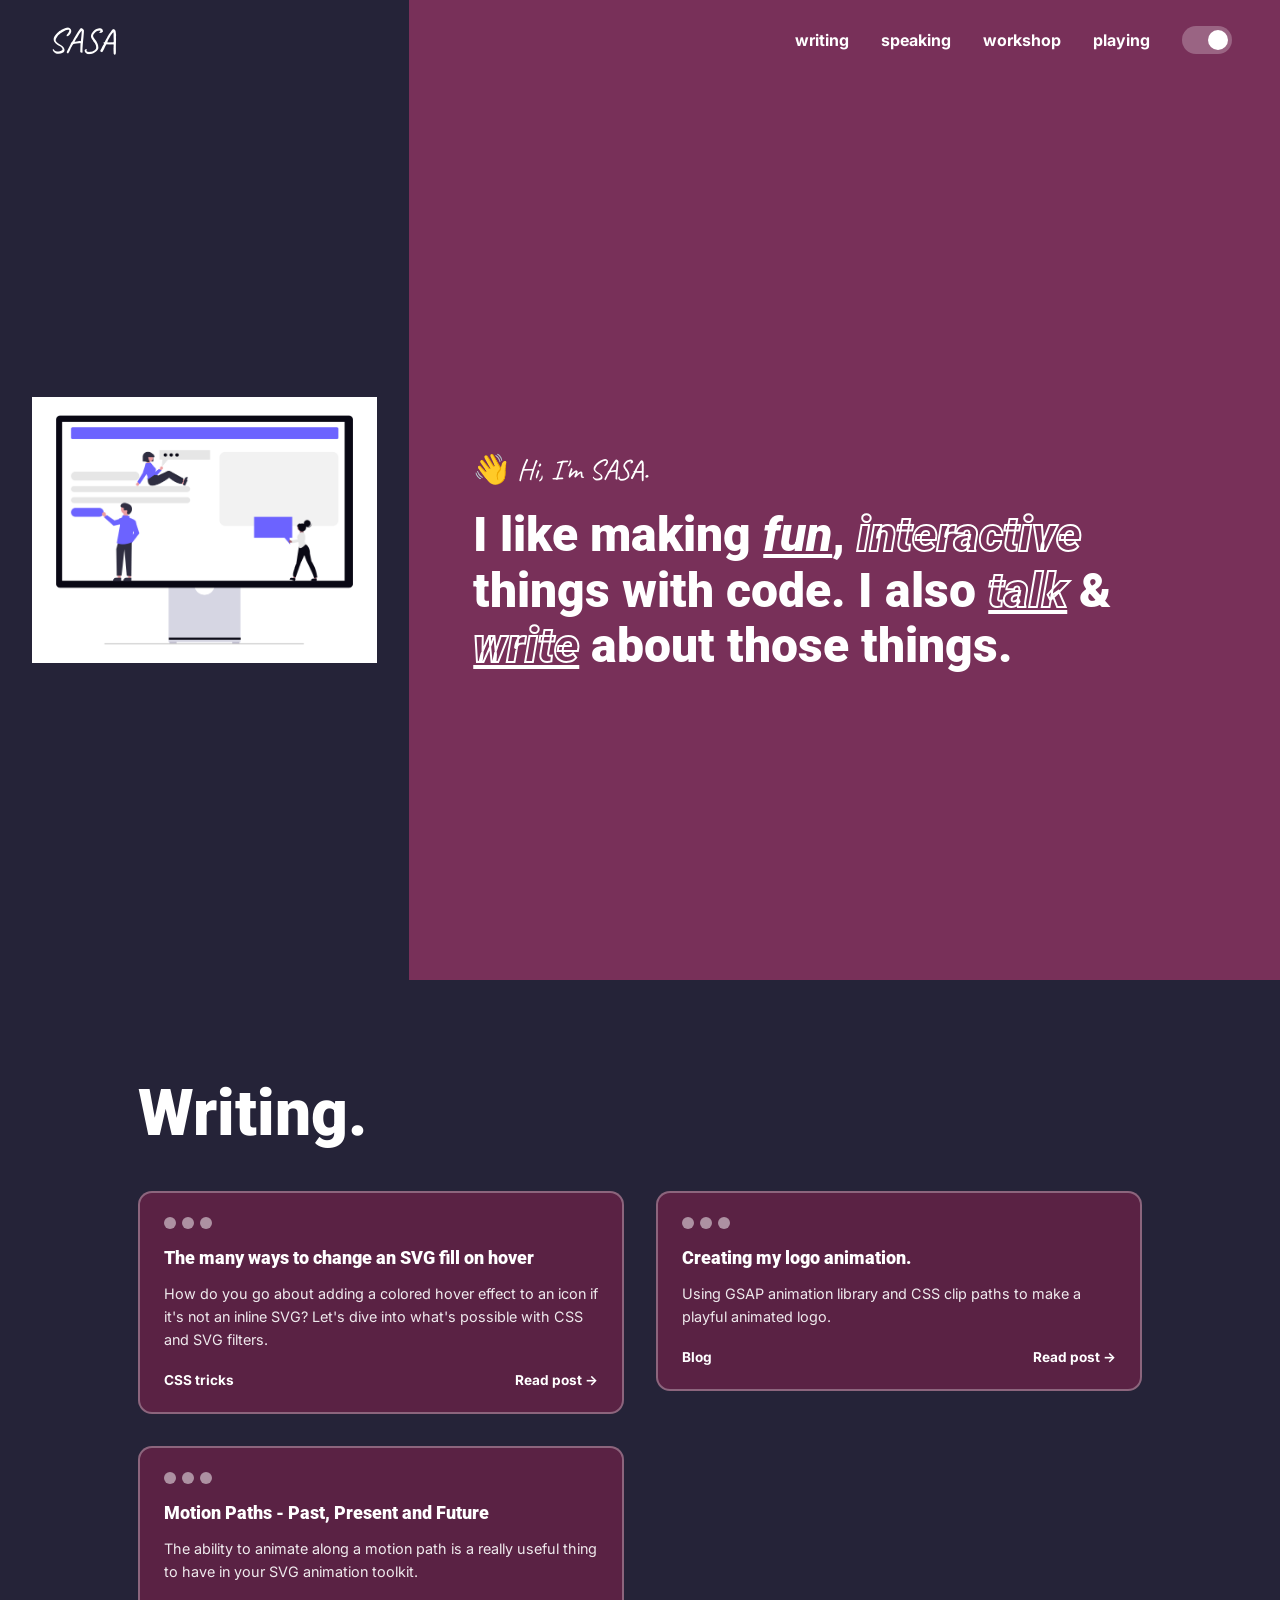
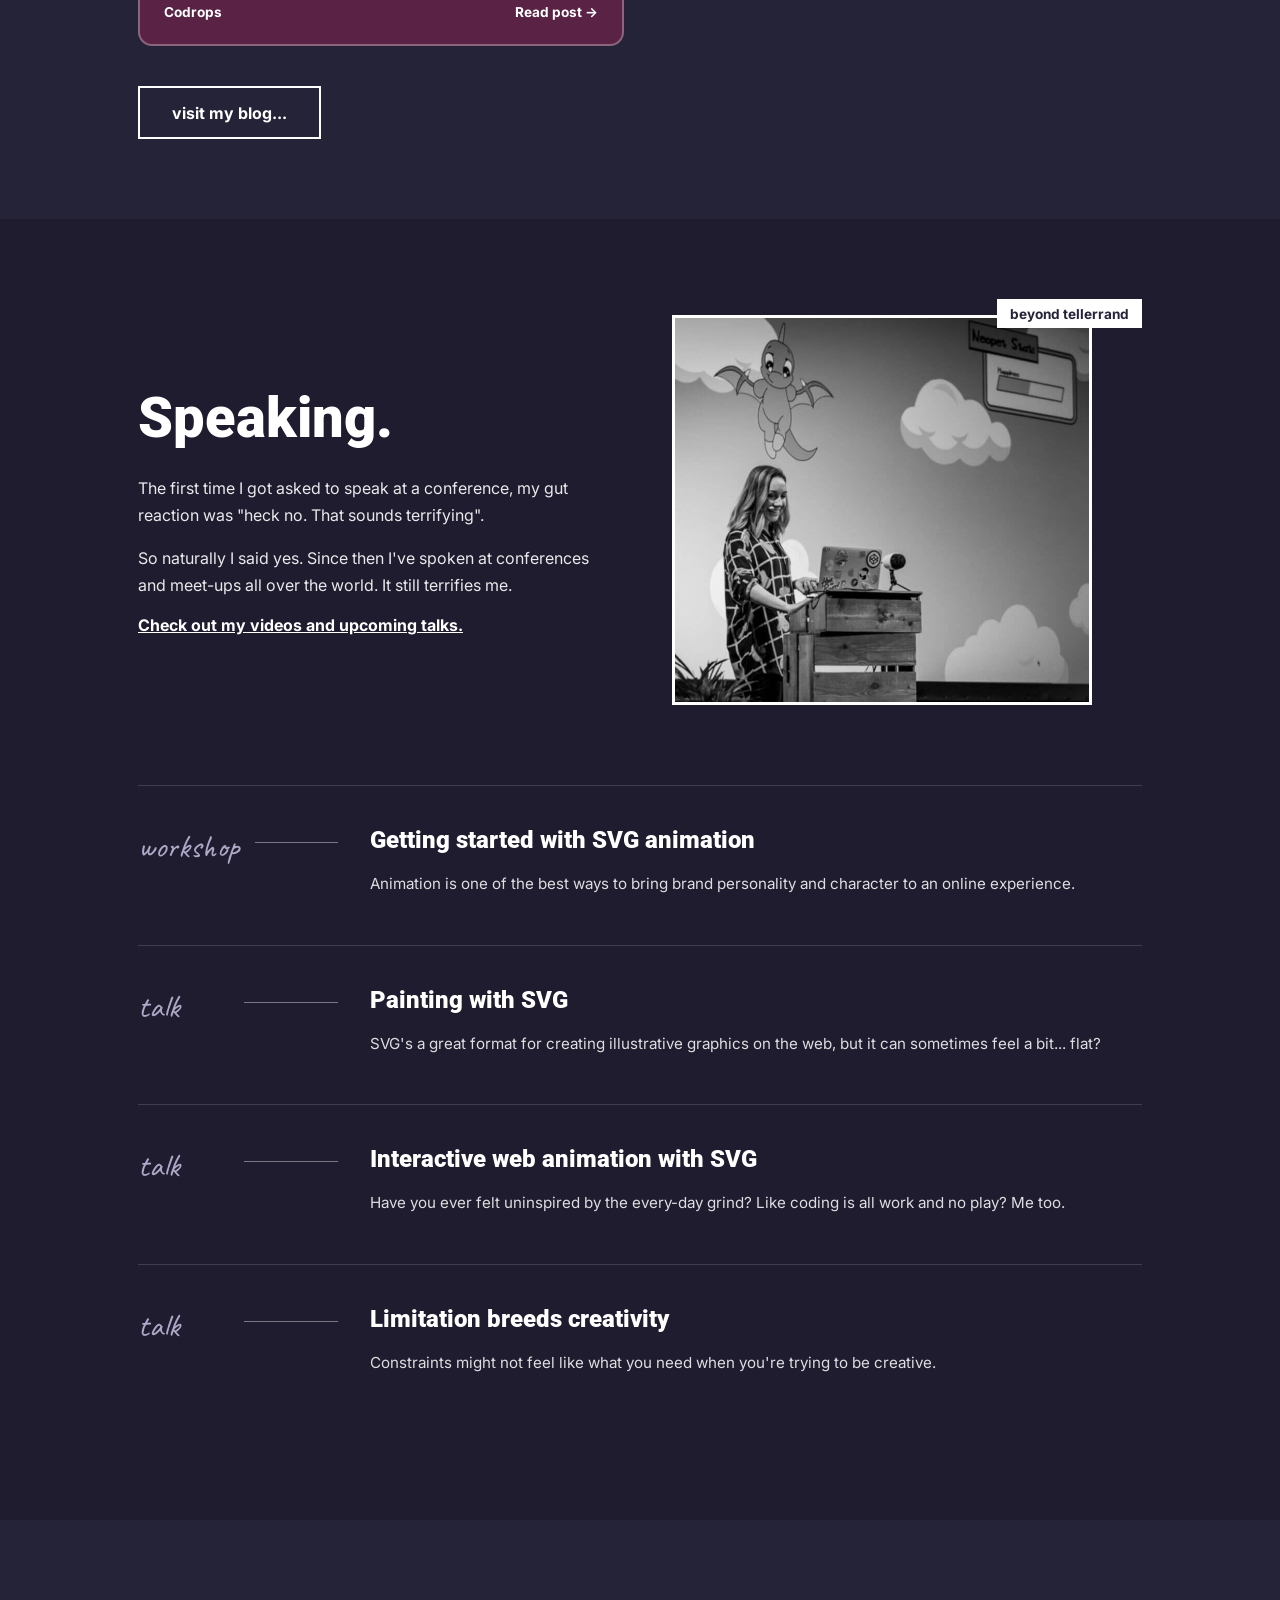
<file: index.html>
<!DOCTYPE html>
<html lang="en">
<head>
  <meta charset="UTF-8" />
  <meta name="viewport" content="width=device-width, initial-scale=1.0" />
  <title>SASA — Homepage</title>
  <link rel="preconnect" href="https://fonts.googleapis.com">
  <link href="https://fonts.googleapis.com/css2?family=Inter:ital,opsz,wght@0,14..32,100..900;1,14..32,100..900&family=Roboto:ital,wght@0,100..900;1,100..900&family=Caveat:wght@700&display=swap" rel="stylesheet">
  <link rel="stylesheet" href="css/style.css">
</head>
<body>

  <header>
    <span class="logo">SASA</span>
    <nav>
      <ul>
        <li><a href="writing.html">writing</a></li>
        <li><a href="speaking.html">speaking</a></li>
        <li><a href="workshop.html">workshop</a></li>
        <li><a href="https://codepen.io/cassie-codes" rel="external">playing</a></li>
      </ul>
      <label>
        <input type="checkbox">
        <span></span>
      </label>
    </nav>
  </header>

  <main>

    <section class="seccion-presentacion" aria-label="Introduccion">
      <aside class="lado-imagen" aria-hidden="true">
        <img src="img/undraw_website-visitors_qy9c.png" alt="">
      </aside>
      <section class="lado-texto">
        <p class="saludo">
          <span aria-hidden="true">👋</span>
          Hi, I'm SASA.
        </p>
        <h1>
          I like making
          <a href="https://codepen.io/cassie-codes" rel="external"><em>fun</em></a>,
          <span class="texto-contorno">interactive</span>
          things with code. I also
          <a href="#speaking" class="texto-contorno">talk</a> &amp;
          <a href="#writing" class="texto-contorno">write</a>
          about those things.
        </h1>
      </section>
    </section>

    <section class="seccion-writing-index" id="writing" aria-labelledby="titulo-writing">
      <div class="contenedor">
        <h2 id="titulo-writing">Writing.</h2>
        <div class="cuadricula-tarjetas">

          <article class="tarjeta">
            <div class="puntos-tarjeta">
              <span></span><span></span><span></span>
            </div>
            <h3><a href="https://css-tricks.com/the-many-ways-to-change-an-svg-fill-on-hover-and-when-to-use-them/" rel="external">The many ways to change an SVG fill on hover</a></h3>
            <p>How do you go about adding a colored hover effect to an icon if it's not an inline SVG? Let's dive into what's possible with CSS and SVG filters.</p>
            <footer>
              <a href="https://css-tricks.com/" rel="external">CSS tricks</a>
              <a href="https://css-tricks.com/the-many-ways-to-change-an-svg-fill-on-hover-and-when-to-use-them/" rel="external">Read post →</a>
            </footer>
          </article>

          <article class="tarjeta">
            <div class="puntos-tarjeta">
              <span></span><span></span><span></span>
            </div>
            <h3><a href="/posts/creating-my-logo-animation/">Creating my logo animation.</a></h3>
            <p>Using GSAP animation library and CSS clip paths to make a playful animated logo.</p>
            <footer>
              <a href="/posts/">Blog</a>
              <a href="/posts/creating-my-logo-animation/">Read post →</a>
            </footer>
          </article>

          <article class="tarjeta">
            <div class="puntos-tarjeta">
              <span></span><span></span><span></span>
            </div>
            <h3><a href="https://tympanus.net/codrops/2019/12/03/motion-paths-past-present-and-future/" rel="external">Motion Paths - Past, Present and Future</a></h3>
            <p>The ability to animate along a motion path is a really useful thing to have in your SVG animation toolkit.</p>
            <footer>
              <a href="https://tympanus.net/codrops" rel="external">Codrops</a>
              <a href="https://tympanus.net/codrops/2019/12/03/motion-paths-past-present-and-future/" rel="external">Read post →</a>
            </footer>
          </article>

        </div>
        <a href="writing.html" class="boton-borde" style="margin-top: 2.5rem; display: inline-block;">visit my blog...</a>
      </div>
    </section>

    <section class="seccion-speaking-index" id="speaking" aria-labelledby="titulo-speaking">
      <div class="contenedor">
        <div class="parte-superior">
          <section aria-label="Sobre hablar en conferencias">
            <h2 id="titulo-speaking">Speaking.</h2>
            <p>The first time I got asked to speak at a conference, my gut reaction was "heck no. That sounds terrifying".</p>
            <p>So naturally I said yes. Since then I've spoken at conferences and meet-ups all over the world. It still terrifies me.</p>
            <a href="speaking.html">Check out my videos and upcoming talks.</a>
          </section>
          <figure class="foto-speaker">
            <img src="img/beyond tellerand.jpg" alt="Cassie Evans en el escenario de beyond tellerrand.">
            <figcaption>beyond tellerrand</figcaption>
          </figure>
        </div>

        <section class="lista-charlas" aria-label="Charlas y workshops">

          <article class="charla">
            <div class="meta-charla">
              <span class="etiqueta">workshop</span>
              <div class="linea-divisora" aria-hidden="true"></div>
            </div>
            <div class="contenido-charla">
              <h3><a href="workshop.html">Getting started with SVG animation</a></h3>
              <p>Animation is one of the best ways to bring brand personality and character to an online experience.</p>
            </div>
          </article>

          <article class="charla">
            <div class="meta-charla">
              <span class="etiqueta">talk</span>
              <div class="linea-divisora" aria-hidden="true"></div>
            </div>
            <div class="contenido-charla">
              <h3><a href="speaking.html">Painting with SVG</a></h3>
              <p>SVG's a great format for creating illustrative graphics on the web, but it can sometimes feel a bit... flat?</p>
            </div>
          </article>

          <article class="charla">
            <div class="meta-charla">
              <span class="etiqueta">talk</span>
              <div class="linea-divisora" aria-hidden="true"></div>
            </div>
            <div class="contenido-charla">
              <h3><a href="speaking.html">Interactive web animation with SVG</a></h3>
              <p>Have you ever felt uninspired by the every-day grind? Like coding is all work and no play? Me too.</p>
            </div>
          </article>

          <article class="charla">
            <div class="meta-charla">
              <span class="etiqueta">talk</span>
              <div class="linea-divisora" aria-hidden="true"></div>
            </div>
            <div class="contenido-charla">
              <h3><a href="speaking.html">Limitation breeds creativity</a></h3>
              <p>Constraints might not feel like what you need when you're trying to be creative.</p>
            </div>
          </article>

        </section>
      </div>
    </section>

  </main>

  <footer>
    <div class="caja-footer">
      <section class="contacto" aria-label="Contacto">
        <p>I'm always up for a chat.</p>
        <p>
          <strong>Pop me an email</strong> at hi@cassie.codes<br>
          or give me a shout on social media.
        </p>
        <nav aria-label="Redes sociales">
          <ul>
            <li><a href="https://twitter.com/cassiecodes" rel="external">Twitter</a></li>
            <li><a href="https://linkedin.com/in/cassie-codes" rel="external">LinkedIn</a></li>
          </ul>
        </nav>
      </section>
      <figure class="avatar-footer">
        <img src="img/Captura.PNG" alt="Ilustracion de Cassie">
      </figure>
    </div>
    <h2 class="titulo-footer">Hey there!</h2>
  </footer>

</body>
</html>
</file>
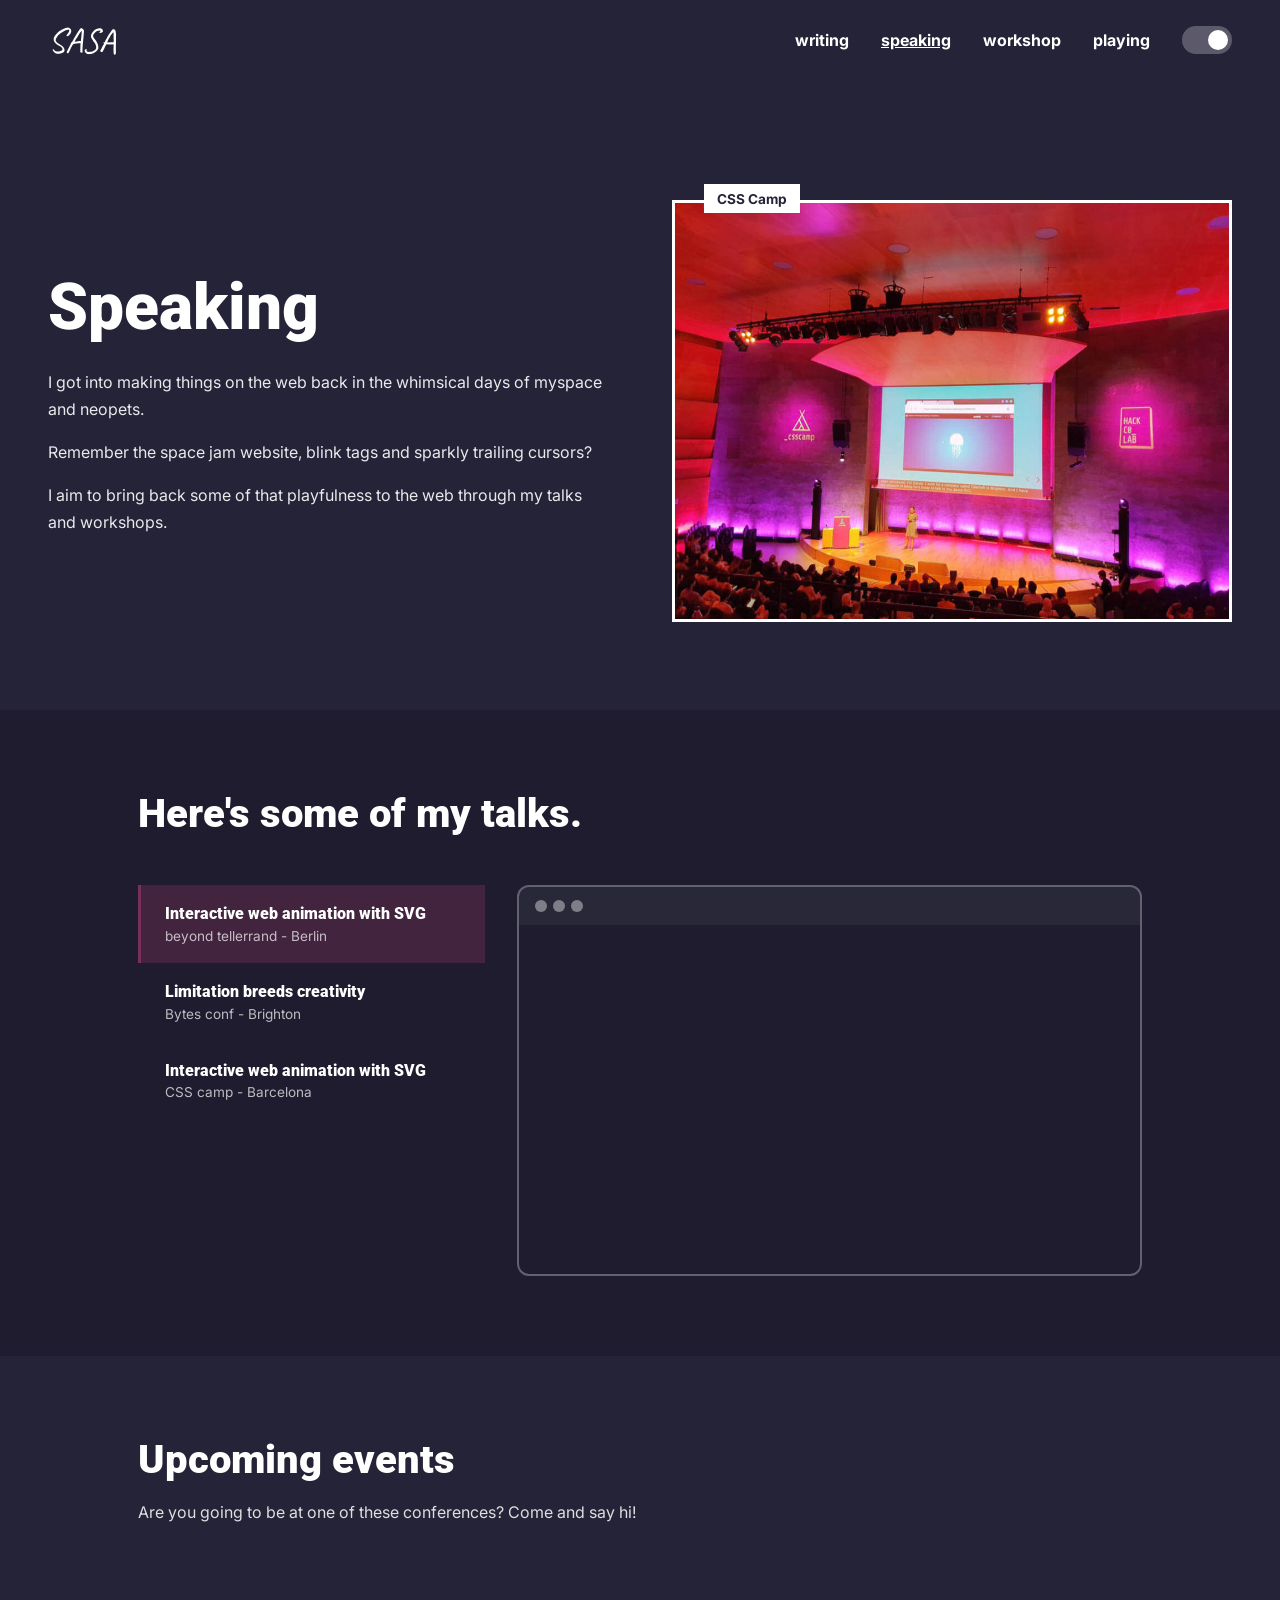
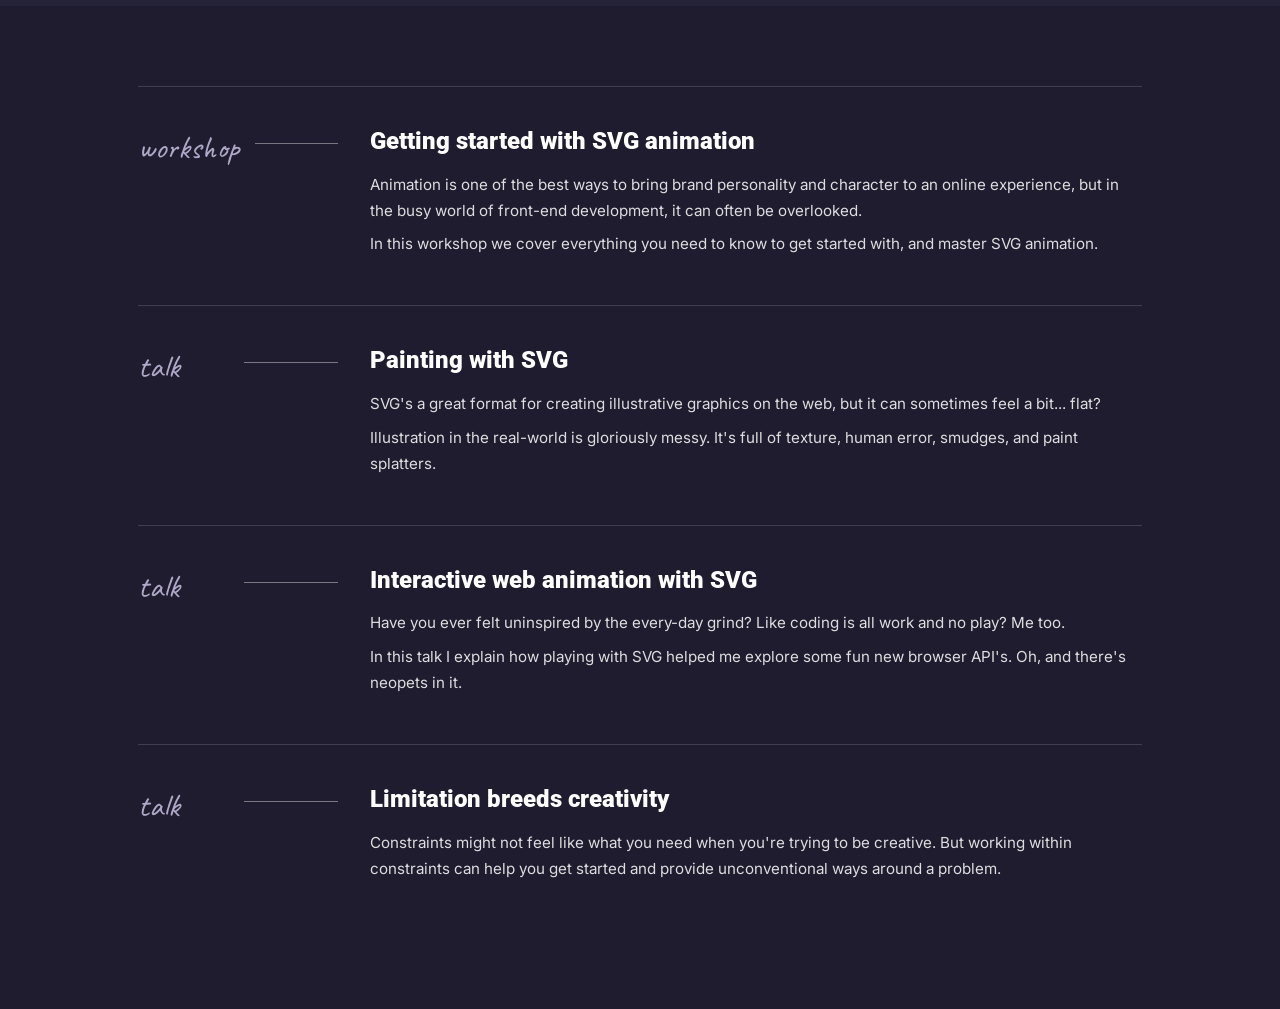
<file: speaking.html>
<!DOCTYPE html>
<html lang="en">
<head>
  <meta charset="UTF-8" />
  <meta name="viewport" content="width=device-width, initial-scale=1.0" />
  <title>Speaking — SASA.codes</title>
  <link rel="preconnect" href="https://fonts.googleapis.com">
  <link href="https://fonts.googleapis.com/css2?family=Inter:ital,opsz,wght@0,14..32,100..900;1,14..32,100..900&family=Roboto:ital,wght@0,100..900;1,100..900&family=Caveat:wght@700&display=swap" rel="stylesheet">
  <link rel="stylesheet" href="css/style.css">
</head>
<body>

  <header class="cabecera-oscura">
    <a href="index.html" class="logo">SASA</a>
    <nav>
      <ul>
        <li><a href="writing.html">writing</a></li>
        <li><a href="speaking.html" class="activo">speaking</a></li>
        <li><a href="workshop.html">workshop</a></li>
        <li><a href="https://codepen.io/cassie-codes" rel="external">playing</a></li>
      </ul>
      <label>
        <input type="checkbox">
        <span></span>
      </label>
    </nav>
  </header>

  <main>
    <section class="seccion-presentacion-speaking" aria-labelledby="titulo-speaking">
      <section aria-label="Sobre hablar en conferencias">
        <h1 id="titulo-speaking">Speaking</h1>
        <p>I got into making things on the web back in the whimsical days of myspace and neopets.</p>
        <p>Remember the space jam website, blink tags and sparkly trailing cursors?</p>
        <p>I aim to bring back some of that playfulness to the web through my talks and workshops.</p>
      </section>
      <figure class="foto-css-camp">
        <img src="img/css-camp.jpg" alt="Cassie on stage at CSS camp in barcelona. Screen behind her shows an SVG jellyfish.">
        <figcaption>CSS Camp</figcaption>
      </figure>
    </section>

    
    <section class="seccion-videos" aria-labelledby="titulo-videos">
      <div class="contenedor">
        <h2 id="titulo-videos">Here's some of my talks.</h2>
        <div class="reproductor">
          <nav aria-label="Lista de charlas">
            <ul class="pestanas-videos">
              <li>
                <a href="#" class="activo">
                  <h2>Interactive web animation with SVG</h2>
                  <p>beyond tellerrand - Berlin</p>
                </a>
              </li>
              <li>
                <a href="#">
                  <h2>Limitation breeds creativity</h2>
                  <p>Bytes conf - Brighton</p>
                </a>
              </li>
              <li>
                <a href="#">
                  <h2>Interactive web animation with SVG</h2>
                  <p>CSS camp - Barcelona</p>
                </a>
              </li>
            </ul>
          </nav>
          <div class="caja-video">
            <div class="puntos-video" aria-hidden="true">
              <span></span><span></span><span></span>
            </div>
            <iframe
              title="Video: Interactive web animation with SVG"
              src="https://player.vimeo.com/video/373163932"
              allow="autoplay; fullscreen; picture-in-picture"
              allowfullscreen>
            </iframe>
          </div>
        </div>
      </div>
    </section>
    <section class="proximos-eventos" aria-labelledby="titulo-eventos">
      <div class="contenedor">
        <h2 id="titulo-eventos">Upcoming events</h2>
        <p>Are you going to be at one of these conferences? Come and say hi!</p>
      </div>
    </section>
    
    <section class="seccion-todas-charlas" aria-label="Todas las charlas y workshops">
      <div class="contenedor">
        <div class="lista-charlas">

          <article class="charla">
            <div class="meta-charla">
              <span class="etiqueta">workshop</span>
              <div class="linea-divisora" aria-hidden="true"></div>
            </div>
            <div class="contenido-charla">
              <h3><a href="workshop.html">Getting started with SVG animation</a></h3>
              <p>Animation is one of the best ways to bring brand personality and character to an online experience, but in the busy world of front-end development, it can often be overlooked.</p>
              <p>In this workshop we cover everything you need to know to get started with, and master SVG animation.</p>
            </div>
          </article>

          <article class="charla">
            <div class="meta-charla">
              <span class="etiqueta">talk</span>
              <div class="linea-divisora" aria-hidden="true"></div>
            </div>
            <div class="contenido-charla">
              <h3><a href="/speaking/painting-with-svg">Painting with SVG</a></h3>
              <p>SVG's a great format for creating illustrative graphics on the web, but it can sometimes feel a bit... flat?</p>
              <p>Illustration in the real-world is gloriously messy. It's full of texture, human error, smudges, and paint splatters.</p>
            </div>
          </article>

          <article class="charla">
            <div class="meta-charla">
              <span class="etiqueta">talk</span>
              <div class="linea-divisora" aria-hidden="true"></div>
            </div>
            <div class="contenido-charla">
              <h3><a href="/speaking/interactive-web-animation-with-svg">Interactive web animation with SVG</a></h3>
              <p>Have you ever felt uninspired by the every-day grind? Like coding is all work and no play? Me too.</p>
              <p>In this talk I explain how playing with SVG helped me explore some fun new browser API's. Oh, and there's neopets in it.</p>
            </div>
          </article>

          <article class="charla">
            <div class="meta-charla">
              <span class="etiqueta">talk</span>
              <div class="linea-divisora" aria-hidden="true"></div>
            </div>
            <div class="contenido-charla">
              <h3><a href="/speaking/limitation-breeds-creativity">Limitation breeds creativity</a></h3>
              <p>Constraints might not feel like what you need when you're trying to be creative. But working within constraints can help you get started and provide unconventional ways around a problem.</p>
            </div>
          </article>

        </div>
      </div>
    </section>

  </main>

</main>

</body>
</html>
</file>
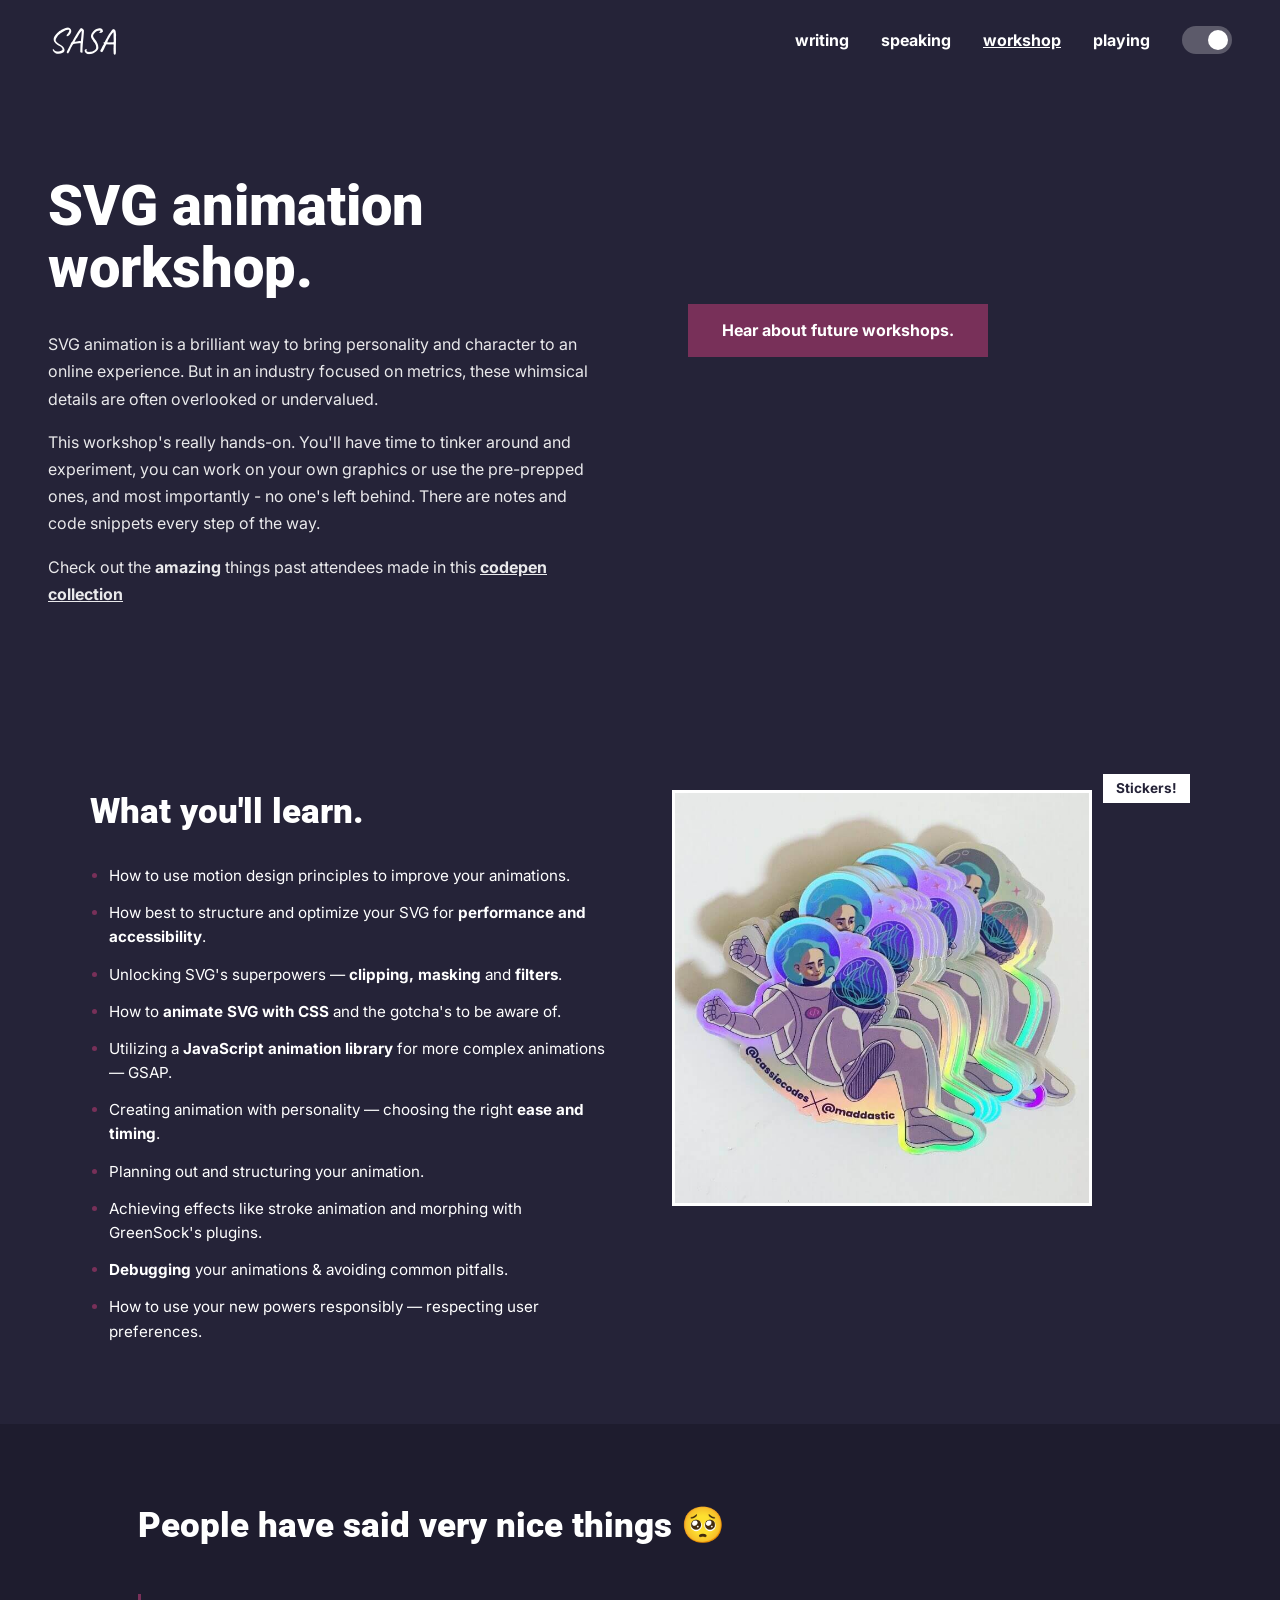
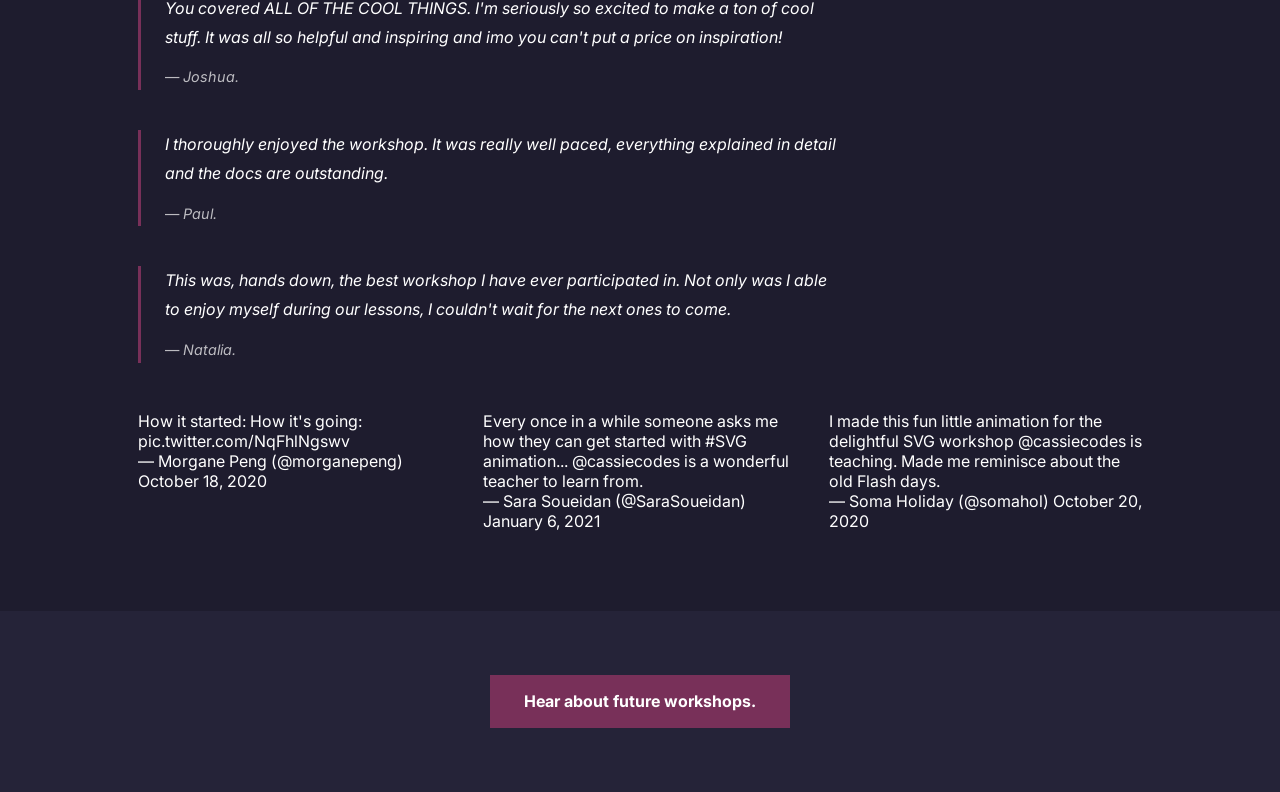
<file: workshop.html>
<!DOCTYPE html>
<html lang="en">
<head>
  <meta charset="UTF-8" />
  <meta name="viewport" content="width=device-width, initial-scale=1.0" />
  <title>SVG animation workshop — SASA.codes</title>
  <link rel="preconnect" href="https://fonts.googleapis.com">
  <link href="https://fonts.googleapis.com/css2?family=Inter:ital,opsz,wght@0,14..32,100..900;1,14..32,100..900&family=Roboto:ital,wght@0,100..900;1,100..900&family=Caveat:wght@700&display=swap" rel="stylesheet">
  <link rel="stylesheet" href="css/style.css">
</head>
<body>

  <header class="cabecera-oscura">
    <a href="index.html" class="logo">SASA</a>
    <nav>
      <ul>
        <li><a href="writing.html">writing</a></li>
        <li><a href="speaking.html">speaking</a></li>
        <li><a href="workshop.html" class="activo">workshop</a></li>
        <li><a href="https://codepen.io/cassie-codes" rel="external">playing</a></li>
      </ul>
      <label>
        <input type="checkbox">
        <span></span>
      </label>
    </nav>
  </header>

  <main>

    <article class="seccion-intro-workshop" aria-labelledby="titulo-workshop">
      <section aria-label="Descripción del workshop">
        <h1 id="titulo-workshop">SVG animation workshop.</h1>
        <p>SVG animation is a brilliant way to bring personality and character to an online experience. But in an industry focused on metrics, these whimsical details are often overlooked or undervalued.</p>
        <p>This workshop's really hands-on. You'll have time to tinker around and experiment, you can work on your own graphics or use the pre-prepped ones, and most importantly - no one's left behind. There are notes and code snippets every step of the way.</p>
        <p>
          Check out the <strong>amazing</strong> things past attendees made in this
          <a href="https://codepen.io/collection/Xvbjpy" rel="external">codepen collection</a>
        </p>
      </section>
      <aside>
        <a href="https://buttondown.email/cassiecodes" rel="external" class="boton-morado">
          Hear about future workshops.
        </a>
      </aside>
    </article>

    <section class="seccion-aprendizaje" aria-labelledby="titulo-aprendizaje">
      <div class="contenedor-aprendizaje">
        <div>
          <h2 id="titulo-aprendizaje">What you'll learn.</h2>
          <ul>
            <li>How to use motion design principles to improve your animations.</li>
            <li>How best to structure and optimize your SVG for <strong>performance and accessibility</strong>.</li>
            <li>Unlocking SVG's superpowers — <strong>clipping, masking</strong> and <strong>filters</strong>.</li>
            <li>How to <strong>animate SVG with CSS</strong> and the gotcha's to be aware of.</li>
            <li>Utilizing a <strong>JavaScript animation library</strong> for more complex animations — <a href="https://greensock.com/" rel="external">GSAP</a>.</li>
            <li>Creating animation with personality — choosing the right <strong>ease and timing</strong>.</li>
            <li>Planning out and structuring your animation.</li>
            <li>Achieving effects like stroke animation and morphing with GreenSock's plugins.</li>
            <li><strong>Debugging</strong> your animations &amp; avoiding common pitfalls.</li>
            <li>How to use your new powers responsibly — respecting user preferences.</li>
          </ul>
        </div>
        <figure class="foto-stickers">
          <img src="img/stickers.jpeg" alt="Stickers holográficos del workshop">
          <figcaption>Stickers!</figcaption>
        </figure>
      </div>
    </section>

    <section class="seccion-testimonios" aria-labelledby="titulo-testimonios">
      <div class="contenedor">
        <h2 id="titulo-testimonios">People have said very nice things 🥺</h2>

        <div class="lista-testimonios">
          <blockquote>
            You covered ALL OF THE COOL THINGS. I'm seriously so excited to make a ton of cool stuff.
            It was all so helpful and inspiring and imo you can't put a price on inspiration!
            <footer>— <cite>Joshua.</cite></footer>
          </blockquote>
          <blockquote>
            I thoroughly enjoyed the workshop. It was really well paced, everything explained in
            detail and the docs are outstanding.
            <footer>— <cite>Paul.</cite></footer>
          </blockquote>
          <blockquote>
            This was, hands down, the best workshop I have ever participated in. Not only was I able
            to enjoy myself during our lessons, I couldn't wait for the next ones to come.
            <footer>— <cite>Natalia.</cite></footer>
          </blockquote>
        </div>

        <div class="cuadricula-tweets">
          <blockquote class="twitter-tweet">
            <p>How it started: How it's going:
              <a href="https://t.co/NqFhlNgswv">pic.twitter.com/NqFhlNgswv</a>
            </p>
            — Morgane Peng (@morganepeng)
            <a href="https://twitter.com/morganepeng/status/1317863074590752773">October 18, 2020</a>
          </blockquote>

          <blockquote class="twitter-tweet">
            <p>
              Every once in a while someone asks me how they can get started with
              <a href="https://twitter.com/hashtag/SVG">#SVG</a> animation...
              <a href="https://twitter.com/cassiecodes">@cassiecodes</a>
              is a wonderful teacher to learn from.
            </p>
            — Sara Soueidan (@SaraSoueidan)
            <a href="https://twitter.com/SaraSoueidan/status/1346777634076766208">January 6, 2021</a>
          </blockquote>

          <blockquote class="twitter-tweet">
            <p>
              I made this fun little animation for the delightful SVG workshop
              <a href="https://twitter.com/cassiecodes">@cassiecodes</a>
              is teaching. Made me reminisce about the old Flash days.
            </p>
            — Soma Holiday (@somahol)
            <a href="https://twitter.com/somahol/status/1318434912446205952">October 20, 2020</a>
          </blockquote>
        </div>

        <script async src="https://platform.twitter.com/widgets.js" charset="utf-8"></script>
      </div>
    </section>

    <section class="cta-final" aria-label="Inscripción al newsletter">
      <a href="https://buttondown.email/cassiecodes" rel="external" class="boton-morado">
        Hear about future workshops.
      </a>
    </section>

  </main>

</main>

</body>
</html>
</file>
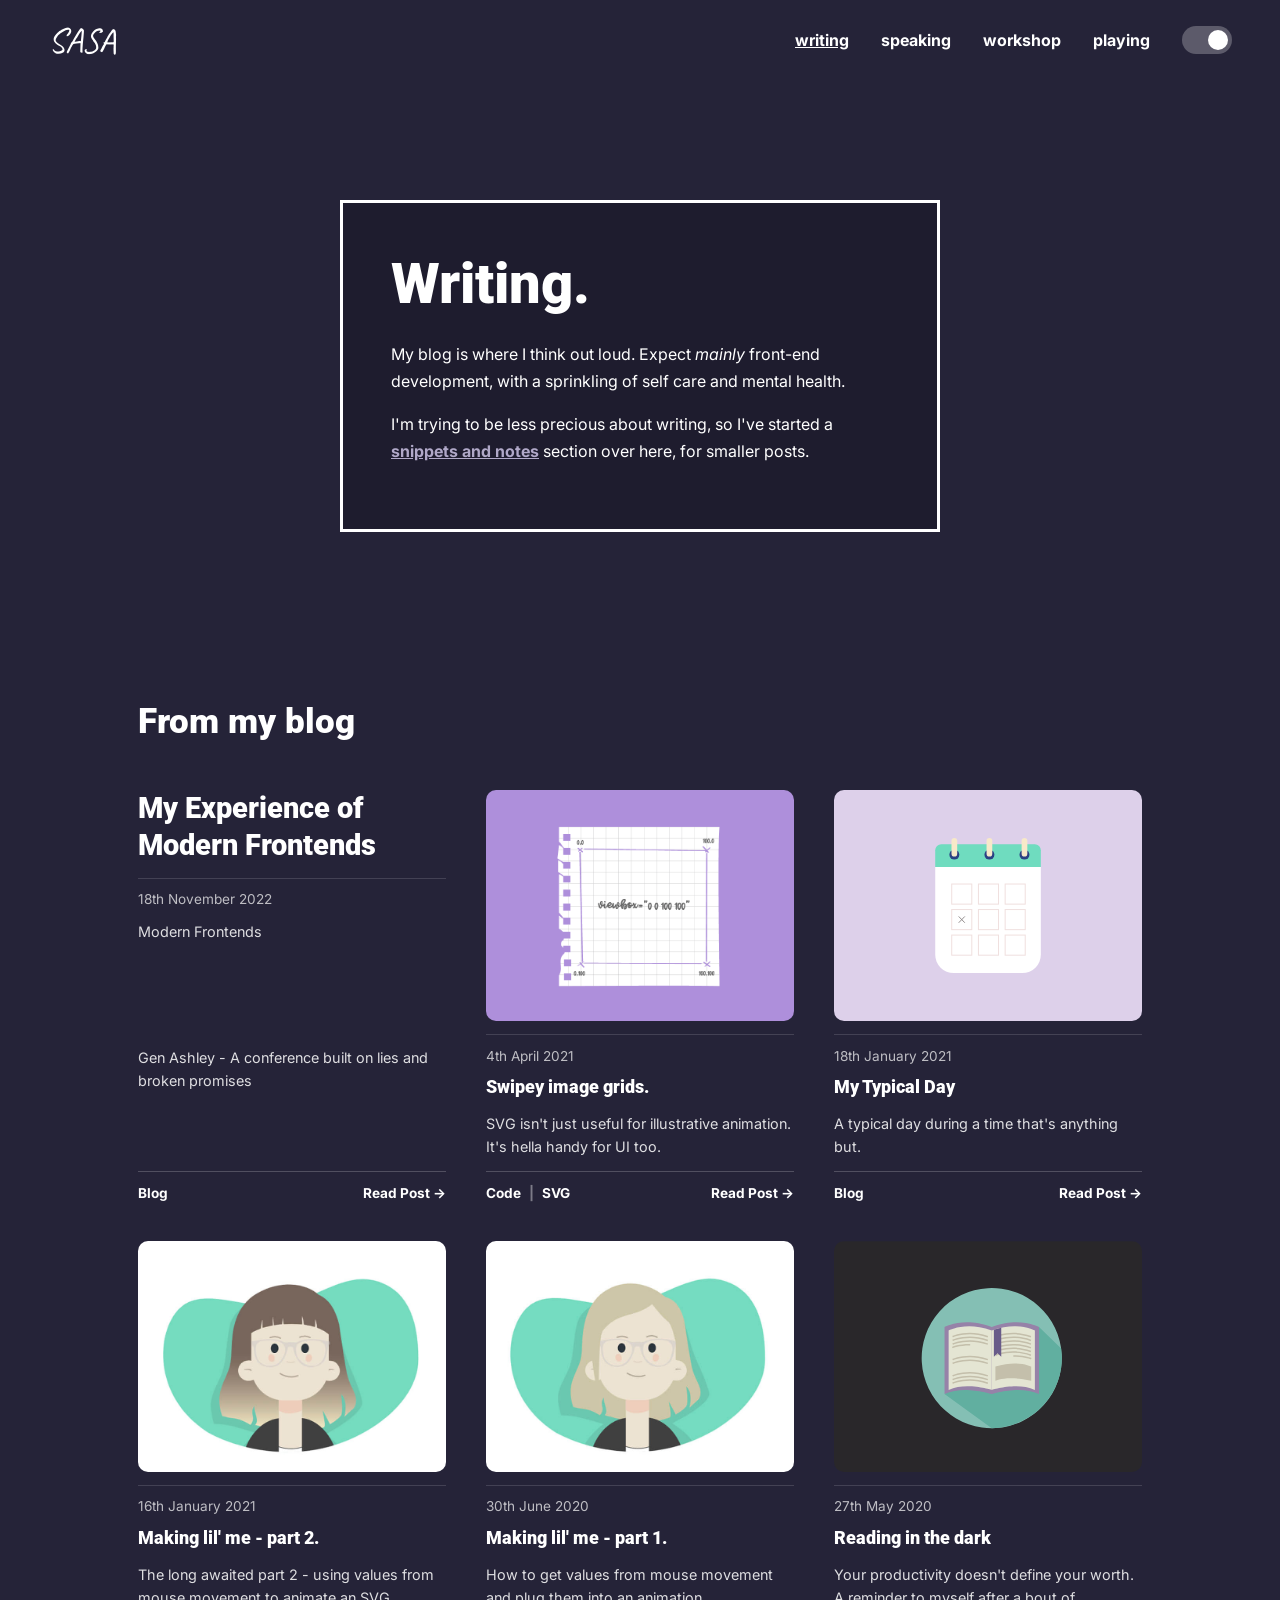
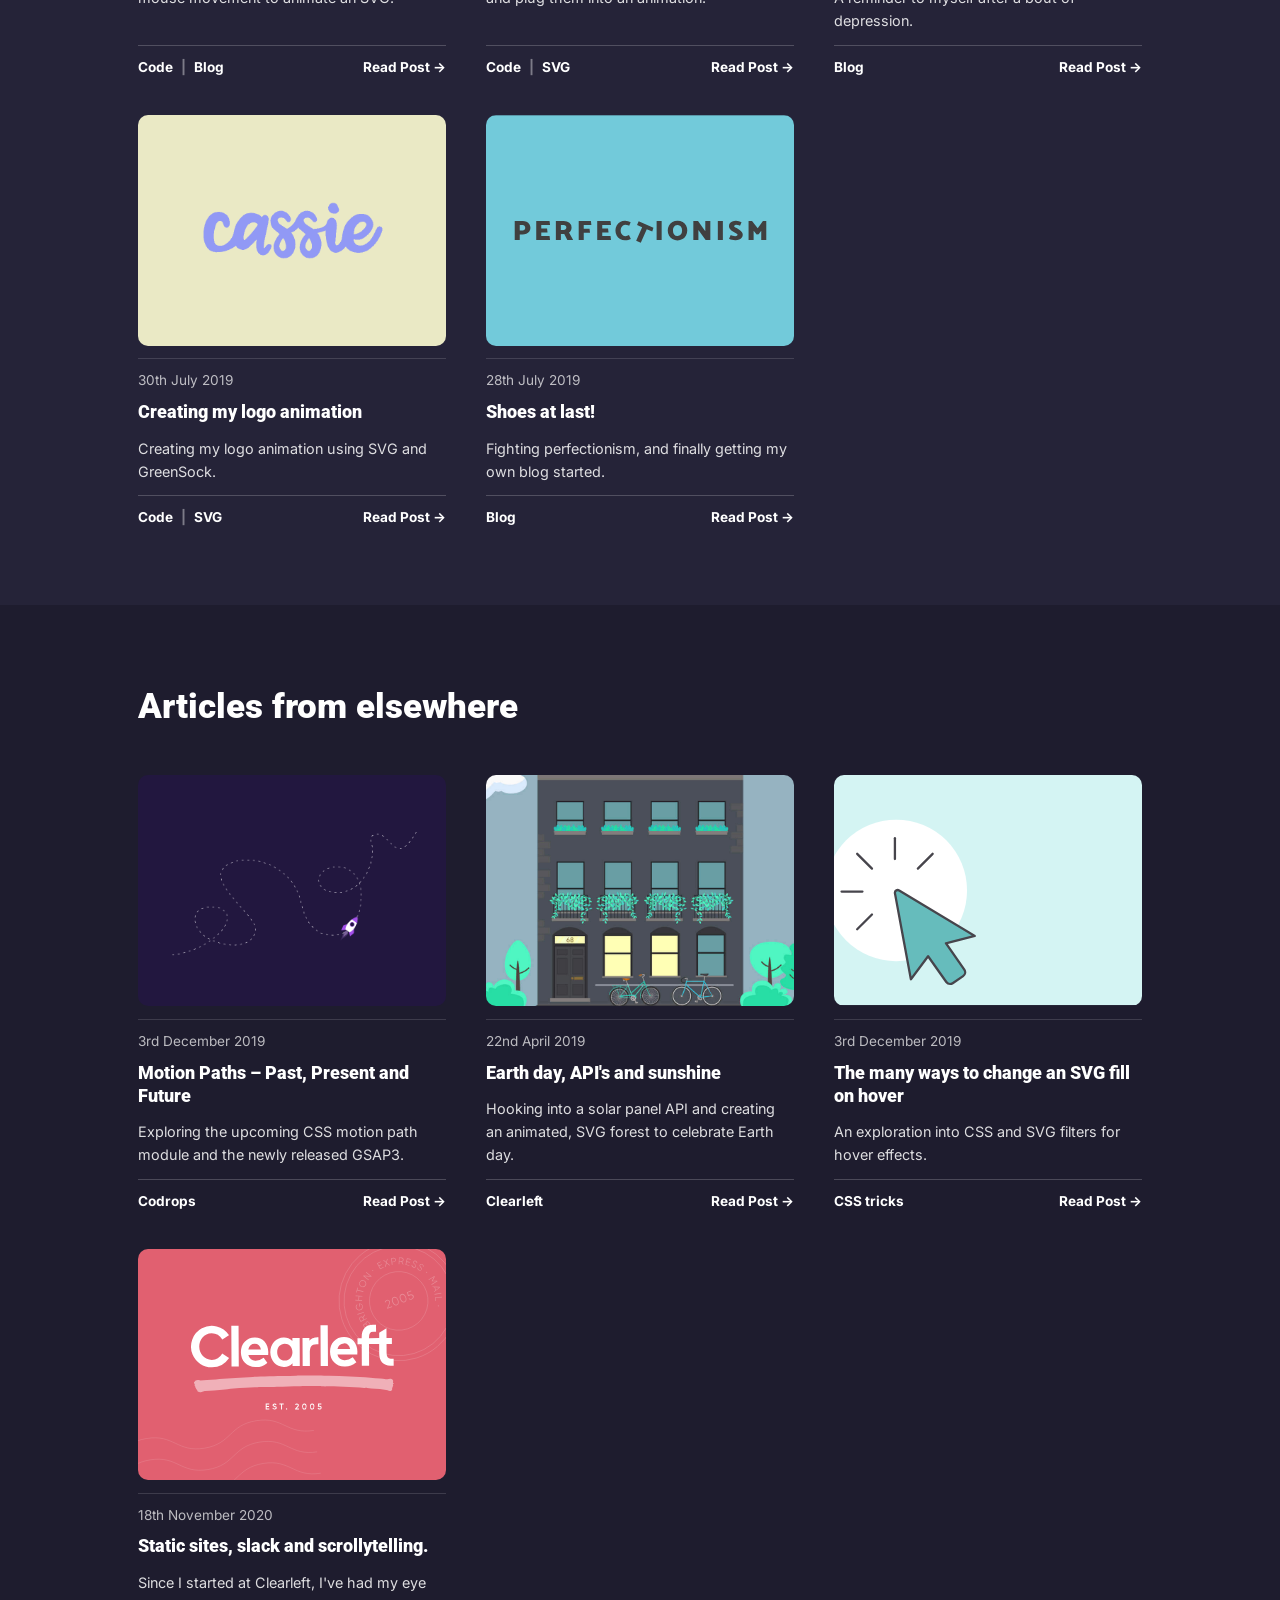
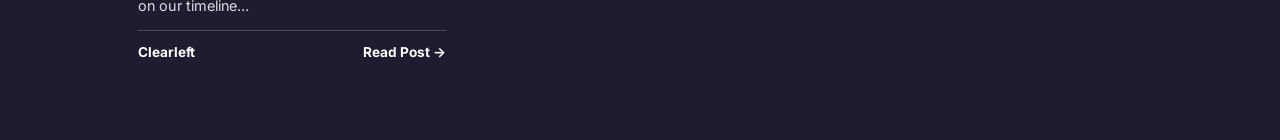
<file: writing.html>
<!DOCTYPE html>
<html lang="en">
<head>
  <meta charset="UTF-8" />
  <meta name="viewport" content="width=device-width, initial-scale=1.0" />
  <title>Writing — SASA.codes</title>
  <link rel="preconnect" href="https://fonts.googleapis.com">
  <link href="https://fonts.googleapis.com/css2?family=Inter:ital,opsz,wght@0,14..32,100..900;1,14..32,100..900&family=Roboto:ital,wght@0,100..900;1,100..900&family=Caveat:wght@700&display=swap" rel="stylesheet">
  <link rel="stylesheet" href="css/style.css">
</head>
<body>
  <header class="cabecera-oscura">
    <a href="index.html" class="logo">SASA</a>
    <nav>
      <ul>
        <li><a href="writing.html" class="activo">writing</a></li>
        <li><a href="speaking.html">speaking</a></li>
        <li><a href="workshop.html">workshop</a></li>
        <li><a href="https://codepen.io/cassie-codes" rel="external">playing</a></li>
      </ul>
      <label>
        <input type="checkbox">
        <span></span>
      </label>
    </nav>
  </header>

  <main>

    <header class="encabezado-writing" aria-label="Encabezado Writing">
      <div class="caja-titulo-writing">
        <h1>Writing.</h1>
        <p>
          My blog is where I think out loud. Expect <em>mainly</em>
          front-end development, with a sprinkling of self care and mental health.
        </p>
        <p>
          I'm trying to be less precious about writing, so I've started a
          <a href="/tags/notes/">snippets and notes</a>
          section over here, for smaller posts.
        </p>
      </div>
    </header>

    <section class="seccion-articulos" aria-labelledby="titulo-blog">
      <div class="contenedor">
        <h2 id="titulo-blog">From my blog</h2>
        <ol class="cuadricula-posts">

          <li class="post post-destacado">
            <h3><a href="/posts/modern-frontends/">My Experience of Modern Frontends</a></h3>
            <time datetime="2022-11-18">18th November 2022</time>
            <p>Modern Frontends</p>
            <p>Gen Ashley - A conference built on lies and broken promises</p>
            <footer>
              <div class="etiquetas"><a href="/tags/blog">Blog</a></div>
              <a href="/posts/modern-frontends/">Read Post →</a>
            </footer>
          </li>

          <li class="post">
            <img src="img/1.png" alt="a handdrawn 10 by 10 grid">
            <time datetime="2021-04-04">4th April 2021</time>
            <h3><a href="/posts/swipey-image-grids/">Swipey image grids.</a></h3>
            <p>SVG isn't just useful for illustrative animation. It's hella handy for UI too.</p>
            <footer>
              <div class="etiquetas">
                <a href="/tags/code">Code</a>
                <a href="/tags/SVG">SVG</a>
              </div>
              <a href="/posts/swipey-image-grids/">Read Post →</a>
            </footer>
          </li>

          <li class="post">
            <img src="img/2.svg" alt="A schedule lies on a lilac background">
            <time datetime="2021-01-18">18th January 2021</time>
            <h3><a href="/posts/my-typical-day/">My Typical Day</a></h3>
            <p>A typical day during a time that's anything but.</p>
            <footer>
              <div class="etiquetas"><a href="/tags/blog">Blog</a></div>
              <a href="/posts/my-typical-day/">Read Post →</a>
            </footer>
          </li>

          <li class="post">
            <img src="img/3.jpg" alt="Cassie's logo">
            <time datetime="2021-01-16">16th January 2021</time>
            <h3><a href="/posts/making-a-lil-me-part-2/">Making lil' me - part 2.</a></h3>
            <p>The long awaited part 2 - using values from mouse movement to animate an SVG.</p>
            <footer>
              <div class="etiquetas">
                <a href="/tags/code">Code</a>
                <a href="/tags/blog">Blog</a>
              </div>
              <a href="/posts/making-a-lil-me-part-2/">Read Post →</a>
            </footer>
          </li>

          <li class="post">
            <img src="img/4.jpg" alt="Cassie's logo">
            <time datetime="2020-06-30">30th June 2020</time>
            <h3><a href="/posts/making-a-lil-me-part-1/">Making lil' me - part 1.</a></h3>
            <p>How to get values from mouse movement and plug them into an animation.</p>
            <footer>
              <div class="etiquetas">
                <a href="/tags/code">Code</a>
                <a href="/tags/SVG">SVG</a>
              </div>
              <a href="/posts/making-a-lil-me-part-1/">Read Post →</a>
            </footer>
          </li>

          <li class="post">
            <img src="img/5.svg" alt="A book lies open on a black background">
            <time datetime="2020-05-27">27th May 2020</time>
            <h3><a href="/posts/reading-in-the-dark/">Reading in the dark</a></h3>
            <p>Your productivity doesn't define your worth. A reminder to myself after a bout of depression.</p>
            <footer>
              <div class="etiquetas"><a href="/tags/blog">Blog</a></div>
              <a href="/posts/reading-in-the-dark/">Read Post →</a>
            </footer>
          </li>

          <li class="post">
            <img src="img/6.png" alt="Cassie's logo">
            <time datetime="2019-07-30">30th July 2019</time>
            <h3><a href="/posts/creating-my-logo-animation/">Creating my logo animation</a></h3>
            <p>Creating my logo animation using SVG and GreenSock.</p>
            <footer>
              <div class="etiquetas">
                <a href="/tags/code">Code</a>
                <a href="/tags/SVG">SVG</a>
              </div>
              <a href="/posts/creating-my-logo-animation/">Read Post →</a>
            </footer>
          </li>

          <li class="post">
            <img src="img/7.svg" alt="The word perfectionism on a blue background">
            <time datetime="2019-07-28">28th July 2019</time>
            <h3><a href="/posts/shoes-at-last/">Shoes at last!</a></h3>
            <p>Fighting perfectionism, and finally getting my own blog started.</p>
            <footer>
              <div class="etiquetas"><a href="/tags/blog">Blog</a></div>
              <a href="/posts/shoes-at-last/">Read Post →</a>
            </footer>
          </li>

        </ol>
      </div>
    </section>

    <section class="seccion-articulos fondo-medio" aria-labelledby="titulo-externos">
      <div class="contenedor">
        <h2 id="titulo-externos">Articles from elsewhere</h2>
        <ol class="cuadricula-posts">

          <li class="post">
            <img src="img/1.1.png" alt="a spaceship following a dotted SVG path">
            <time datetime="2019-12-03">3rd December 2019</time>
            <h3><a href="https://tympanus.net/codrops/2019/12/03/motion-paths-past-present-and-future/" rel="external">Motion Paths – Past, Present and Future</a></h3>
            <p>Exploring the upcoming CSS motion path module and the newly released GSAP3.</p>
            <footer>
              <a href="https://tympanus.net/" rel="external">Codrops</a>
              <a href="https://tympanus.net/codrops/2019/12/03/motion-paths-past-present-and-future/" rel="external">Read Post →</a>
            </footer>
          </li>

          <li class="post">
            <img src="img/1.2.jpg" alt="an SVG illustration of an office building, covered in trees">
            <time datetime="2019-04-22">22nd April 2019</time>
            <h3><a href="https://clearleft.com/posts/earth-day" rel="external">Earth day, API's and sunshine</a></h3>
            <p>Hooking into a solar panel API and creating an animated, SVG forest to celebrate Earth day.</p>
            <footer>
              <a href="https://clearleft.com/" rel="external">Clearleft</a>
              <a href="https://clearleft.com/posts/earth-day" rel="external">Read Post →</a>
            </footer>
          </li>

          <li class="post">
            <img src="img/1.3.svg" alt="a cursor hovers over a white circle">
            <time datetime="2019-12-03">3rd December 2019</time>
            <h3><a href="https://css-tricks.com/the-many-ways-to-change-an-svg-fill-on-hover-and-when-to-use-them/" rel="external">The many ways to change an SVG fill on hover</a></h3>
            <p>An exploration into CSS and SVG filters for hover effects.</p>
            <footer>
              <a href="https://css-tricks.com/" rel="external">CSS tricks</a>
              <a href="https://css-tricks.com/the-many-ways-to-change-an-svg-fill-on-hover-and-when-to-use-them/" rel="external">Read Post →</a>
            </footer>
          </li>

          <li class="post">
            <img src="img/1.4.svg" alt="clearleft est. 2005">
            <time datetime="2020-11-18">18th November 2020</time>
            <h3><a href="https://clearleft.com/posts/static-sites-slack-and-scrollytelling" rel="external">Static sites, slack and scrollytelling.</a></h3>
            <p>Since I started at Clearleft, I've had my eye on our timeline…</p>
            <footer>
              <a href="https://clearleft.com/" rel="external">Clearleft</a>
              <a href="https://clearleft.com/posts/static-sites-slack-and-scrollytelling" rel="external">Read Post →</a>
            </footer>
          </li>

        </ol>
      </div>
    </section>

  </main>

</main>

</body>
</html>
</file>
<file: css/style.css>
* {
  box-sizing: border-box;
  margin: 0;
  padding: 0;
}

:root {
  --oscuro:        #252338;
  --oscuro-medio:  #1e1c2e;
  --morado:        #783059;
  --morado-oscuro: #5a2244;
  --blanco:        #ffffff;
  --texto-suave:   #b0a8c8;
  --split: 31.97%;
}

body {
  font-family: 'Inter', sans-serif;
  background-color: var(--oscuro);
  color: var(--blanco);
}

h1,h2,h3,h4 {
  font-family: 'Roboto', sans-serif;
}

a {
  color: inherit;
  text-decoration: none;
}

img {
  display: block;
  max-width: 100%;
}


body > header {
  position: fixed;
  top: 0;
  left: 0;
  right: 0;
  z-index: 100;
  display: flex;
  justify-content: space-between;
  align-items: center;
  padding: 0 3rem;
  height: 80px;
  background: linear-gradient(to right, var(--oscuro) var(--split), var(--morado) var(--split));
}

body > header.cabecera-oscura {
  background: var(--oscuro);
}

body > header > .logo {
  font-family: 'Caveat', cursive;
  font-size: 2.2rem;
  color: var(--blanco);
}

body > header > nav {
  display: flex;
  align-items: center;
  gap: 2rem;
}

body > header > nav > ul {
  list-style: none;
  display: flex;
  gap: 2rem;
}

body > header > nav > ul > li > a {
  font-size: 1rem;
  font-weight: 700;
  color: var(--blanco);
}

body > header > nav > ul > li > a:hover {
  opacity: 0.6;
}

body > header > nav > ul > li > a.activo {
  text-decoration: underline;
}


body > header > nav > label {
  width: 50px;
  height: 28px;
  background: rgba(255, 255, 255, 0.25);
  border-radius: 999px;
  display: flex;
  align-items: center;
  justify-content: flex-end;
  padding-right: 4px;
  cursor: pointer;
}

body > header > nav > label > input {
  display: none;
}

body > header > nav > label > span {
  width: 20px;
  height: 20px;
  background: white;
  border-radius: 50%;
  display: block;
}



main {
  position: relative;
  z-index: 1;
  padding-top: 80px;
}



body > footer {
  background: var(--morado-oscuro);
  position: sticky;
  bottom: 0;
  z-index: 0;
  padding: 3rem;
}

body > footer > .caja-footer {
  max-width: 1100px;
  margin: 0 auto;
  background: var(--oscuro-medio);
  border-radius: 20px;
  padding: 2.5rem 3rem;
  display: grid;
  grid-template-columns: 1fr 1fr;
  align-items: center;
  gap: 2rem;
}

body > footer > .caja-footer > .contacto > p {
  line-height: 1.7;
  margin-bottom: 0.8rem;
  font-size: 1rem;
}

body > footer > .caja-footer > .contacto > p > a {
  font-weight: 900;
}

body > footer > .caja-footer > .contacto > nav > ul {
  list-style: none;
  display: flex;
  gap: 1rem;
  margin-top: 1rem;
}

body > footer > .caja-footer > .contacto > nav > ul > li > a {
  font-weight: 700;
  font-size: 1.1rem;
  text-decoration: underline;
}

body > footer > .caja-footer > .avatar-footer {
  display: flex;
  justify-content: center;
  align-items: center;
}

body > footer > .caja-footer > .avatar-footer > img {
  width: 260px;
  height: 260px;
  object-fit: cover;
  border-radius: 50%;
}

body > footer > .titulo-footer {
  max-width: 1100px;
  margin: 1.5rem auto 0;
  font-size: 3.5rem;
  font-weight: 900;
  font-family: 'Roboto', sans-serif;
}

.contenedor {
  max-width: 1100px;
  margin: 0 auto;
  padding: 0 3rem;
}

.boton-borde {
  display: inline-block;
  border: 2px solid var(--blanco);
  padding: 0.9rem 2rem;
  font-weight: 700;
  font-size: 1rem;
  transition: background 0.2s, color 0.2s;
}

.boton-borde:hover {
  background: var(--blanco);
  color: var(--morado);
}

.boton-morado {
  display: inline-block;
  background: var(--morado);
  border: 2px solid var(--morado);
  padding: 0.9rem 2rem;
  font-weight: 700;
  font-size: 1rem;
  color: var(--blanco);
  transition: background 0.2s;
}

.boton-morado:hover {
  background: var(--morado);
}


.seccion-presentacion {
  display: grid;
  grid-template-columns: 0.47fr 1fr;
  min-height: 100vh;
}

.seccion-presentacion > .lado-imagen {
  background: var(--oscuro);
  display: flex;
  align-items: center;
  justify-content: center;
  padding: 2rem;
}

.seccion-presentacion > .lado-imagen > img {
  width: 100%;
  max-width: 520px;
}

.seccion-presentacion > .lado-texto {
  background: var(--morado);
  display: flex;
  flex-direction: column;
  justify-content: center;
  padding: 8rem 4rem 4rem;
}

.seccion-presentacion > .lado-texto > .saludo {
  display: flex;
  align-items: center;
  gap: 0.5rem;
  margin-bottom: 1.2rem;
  font-family: 'Caveat', cursive;
  font-size: 1.8rem;
}

.seccion-presentacion > .lado-texto > h1 {
  font-size: 3rem;
  font-weight: 900;
  line-height: 1.15;
}

.seccion-presentacion > .lado-texto > h1 > a {
  font-style: italic;
  text-decoration: underline;
}

.texto-contorno {
  -webkit-text-stroke: 2px var(--blanco);
  color: transparent;
  font-style: italic;
}


.seccion-writing-index {
  background: var(--oscuro);
  padding: 6rem 3rem 5rem;
  overflow: hidden;
}

.seccion-writing-index > .contenedor > h2 {
  font-size: 4rem;
  font-weight: 900;
  margin-bottom: 2.5rem;
}

.cuadricula-tarjetas {
  display: grid;
  grid-template-columns: 1fr 1fr;
  gap: 2rem;
  align-items: start;
}

.tarjeta {
  border: 2px solid rgba(255, 255, 255, 0.3);
  border-radius: 14px;
  padding: 1.5rem;
  display: flex;
  flex-direction: column;
  gap: 0.8rem;
  background: var(--morado-oscuro);
  position: relative;
  transition: 
   box-shadow 0.25s,
   border-color 0.2s;
   transform: 0.25s;
}

.tarjeta:hover {
  border-color: white;
  box-shadow: 8px 14px 40px rgba(0, 0, 0, 0.45);
  transform: translate(-10px, -10px);
}

.tarjeta > .puntos-tarjeta {
  display: flex;
  gap: 6px;
  margin-bottom: 0.3rem;
}

.tarjeta > .puntos-tarjeta > span {
  width: 12px;
  height: 12px;
  border-radius: 50%;
  background: rgba(255, 255, 255, 0.5);
  display: block;
  
}

.tarjeta > h3 {
  font-size: 1.1rem;
  font-weight: 900;
  line-height: 1.3;
}

.tarjeta > p {
  font-size: 0.9rem;
  line-height: 1.6;
  opacity: 0.9;
  flex: 1;
}

.tarjeta > footer {
  display: flex;
  justify-content: space-between;
  font-size: 0.85rem;
  font-weight: 700;
  margin-top: 0.5rem;
}


.seccion-speaking-index {
  background: var(--oscuro-medio);
  padding: 6rem 3rem;
}

.seccion-speaking-index > .contenedor > .parte-superior {
  display: grid;
  grid-template-columns: 1fr 1fr;
  gap: 4rem;
  align-items: center;
  margin-bottom: 5rem;
}

.seccion-speaking-index > .contenedor > .parte-superior > section > h2 {
  font-size: 3.5rem;
  font-weight: 900;
  margin-bottom: 1.5rem;
}

.seccion-speaking-index > .contenedor > .parte-superior > section > p {
  line-height: 1.7;
  opacity: 0.9;
  margin-bottom: 1rem;
}

.seccion-speaking-index > .contenedor > .parte-superior > section > a {
  font-weight: 700;
  text-decoration: underline;
}

.foto-speaker {
  position: relative;
}

.foto-speaker > img {
  width: 100%;
  max-width: 420px;
  filter: grayscale(100%);
  border: 3px solid white;
}

.foto-speaker > figcaption {
  position: absolute;
  top: -1rem;
  right: 0;
  background: white;
  color: var(--oscuro);
  font-weight: 700;
  font-size: 0.85rem;
  padding: 0.4rem 0.8rem;
}

.lista-charlas {
  display: flex;
  flex-direction: column;
}

.charla {
  display: grid;
  grid-template-columns: 200px 1fr;
  gap: 2rem;
  padding: 2.5rem 0;
  border-top: 1px solid rgba(255, 255, 255, 0.15);
}

.charla > .meta-charla {
  display: flex;
  align-items: flex-start;
  gap: 1rem;
}

.charla > .meta-charla > .etiqueta {
  font-family: 'Caveat', cursive;
  font-size: 2rem;
  color: var(--texto-suave);
  min-width: 90px;
}

.charla > .meta-charla > .linea-divisora {
  height: 1px;
  background: rgba(255, 255, 255, 0.4);
  flex: 1;
  margin-top: 1rem;
}

.charla > .contenido-charla > h3 {
  font-size: 1.5rem;
  font-weight: 900;
  margin-bottom: 1rem;
  line-height: 1.2;
}

.charla > .contenido-charla > h3 > a:hover {
  text-decoration: underline;
}

.charla > .contenido-charla > p {
  line-height: 1.7;
  opacity: 0.85;
  margin-bottom: 0.5rem;
  font-size: 0.95rem;
}

.encabezado-writing {
  padding: 6rem 3rem 4rem;
  display: flex;
  align-items: center;
  justify-content: center;
  min-height: 60vh;
  background: var(--oscuro);
}

.caja-titulo-writing {
  border: 3px solid var(--blanco);
  background: var(--oscuro-medio);
  padding: 3rem;
  max-width: 600px;
  width: 100%;
}

.caja-titulo-writing > h1 {
  font-size: 3.5rem;
  font-weight: 900;
  margin-bottom: 1.5rem;
}

.caja-titulo-writing > p {
  line-height: 1.7;
  margin-bottom: 1rem;
  font-size: 1rem;
}

.caja-titulo-writing > p > a {
  font-weight: 700;
  text-decoration: underline;
  color: var(--texto-suave);
}

.seccion-articulos {
  background: var(--oscuro);
  padding: 5rem 3rem;
}

.seccion-articulos.fondo-medio {
  background: var(--oscuro-medio);
}

.seccion-articulos > .contenedor > h2 {
  font-size: 2.2rem;
  font-weight: 900;
  margin-bottom: 3rem;
}

.cuadricula-posts {
  display: grid;
  grid-template-columns: repeat(3, 1fr);
  gap: 2.5rem;
  list-style: none;
}

.post {
  display: flex;
  flex-direction: column;
  gap: 0.8rem;
}

.post > img {
  width: 100%;
  aspect-ratio: 4 / 3;
  object-fit: cover;
  border-radius: 10px;
}

.post > time {
  font-size: 0.85rem;
  opacity: 0.7;
  display: block;
  border-top: 1px solid rgba(255, 255, 255, 0.2);
  padding-top: 0.8rem;
}

.post > h3 {
  font-size: 1.1rem;
  font-weight: 900;
  line-height: 1.3;
}

.post > h3 > a:hover {
  text-decoration: underline;
}

.post > p {
  font-size: 0.9rem;
  line-height: 1.6;
  opacity: 0.85;
  flex: 1;
}

.post > footer {
  display: flex;
  justify-content: space-between;
  align-items: center;
  font-size: 0.85rem;
  font-weight: 700;
  border-top: 1px solid rgba(255, 255, 255, 0.2);
  padding-top: 0.8rem;
  margin-top: auto;
}

.post > footer > .etiquetas {
  display: flex;
  gap: 0.5rem;
}

.post > footer > .etiquetas > a:not(:last-child)::after {
  content: ' |';
  opacity: 0.4;
  margin-left: 0.3rem;
}

.post-destacado {
  justify-content: flex-end;
}

.post-destacado > h3 {
  font-size: 1.8rem;
}

.seccion-presentacion-speaking {
  padding: 6rem 3rem 4rem;
  display: grid;
  grid-template-columns: 1fr 1fr;
  gap: 4rem;
  align-items: center;
  min-height: 70vh;
  background: var(--oscuro);
}

.seccion-presentacion-speaking > section > h1 {
  font-size: 4rem;
  font-weight: 900;
  margin-bottom: 1.5rem;
}

.seccion-presentacion-speaking > section > p {
  line-height: 1.7;
  margin-bottom: 1rem;
  opacity: 0.9;
}

.foto-css-camp {
  position: relative;
}

.foto-css-camp > img {
  width: 100%;
  border: 3px solid white;
}

.foto-css-camp > figcaption {
  position: absolute;
  top: -1rem;
  left: 2rem;
  background: white;
  color: var(--oscuro);
  font-weight: 700;
  font-size: 0.85rem;
  padding: 0.4rem 0.8rem;
}

.seccion-videos {
  padding: 5rem 3rem;
  background: var(--oscuro-medio);
}

.seccion-videos > .contenedor > h2 {
  font-size: 2.5rem;
  font-weight: 900;
  margin-bottom: 3rem;
}

.reproductor {
  display: grid;
  grid-template-columns: 1fr 1.8fr;
  gap: 2rem;
  align-items: start;
}

.pestanas-videos {
  list-style: none;
  display: flex;
  flex-direction: column;
}

.pestanas-videos > li > a {
  display: block;
  padding: 1.2rem 1.5rem;
  border-left: 3px solid transparent;
  transition: background 0.2s, border-color 0.2s;
}

.pestanas-videos > li > a:hover,
.pestanas-videos > li > a.activo {
  background: rgba(120, 48, 89, 0.4);
  border-left-color: var(--morado);
}

.pestanas-videos > li > a > h2 {
  font-size: 1rem;
  font-weight: 900;
  margin-bottom: 0.3rem;
}

.pestanas-videos > li > a > p {
  font-size: 0.85rem;
  opacity: 0.7;
}

.caja-video {
  border: 2px solid rgba(255, 255, 255, 0.3);
  border-radius: 12px;
  overflow: hidden;
}

.caja-video > .puntos-video {
  display: flex;
  gap: 6px;
  padding: 0.8rem 1rem;
  background: rgba(255, 255, 255, 0.05);
}

.caja-video > .puntos-video > span {
  width: 12px;
  height: 12px;
  border-radius: 50%;
  background: rgba(255, 255, 255, 0.4);
  display: block;
}

.caja-video > iframe {
  width: 100%;
  aspect-ratio: 16 / 9;
  border: none;
  display: block;
}

.proximos-eventos {
  padding: 5rem 3rem;
  background: var(--oscuro);
}

.proximos-eventos > .contenedor > h2 {
  font-size: 2.5rem;
  font-weight: 900;
  margin-bottom: 1rem;
}

.proximos-eventos > .contenedor > p {
  opacity: 0.85;
  line-height: 1.7;
}

.seccion-todas-charlas {
  padding: 5rem 3rem;
  background: var(--oscuro-medio);
}

.seccion-intro-workshop {
  padding: 6rem 3rem 4rem;
  display: grid;
  grid-template-columns: 1fr 1fr;
  gap: 6rem;
  align-items: start;
  min-height: 70vh;
  background: var(--oscuro);
}

.seccion-intro-workshop > section > h1 {
  font-size: 3.5rem;
  font-weight: 900;
  line-height: 1.1;
  margin-bottom: 2rem;
}

.seccion-intro-workshop > section > p {
  line-height: 1.7;
  margin-bottom: 1rem;
  opacity: 0.9;
}

.seccion-intro-workshop > section > p > a {
  font-weight: 700;
  text-decoration: underline;
}

.seccion-intro-workshop > aside {
  display: flex;
  align-items: flex-start;
  padding-top: 8rem;
}

.seccion-aprendizaje {
  padding: 5rem 3rem;
  background: var(--oscuro);
}

.seccion-aprendizaje > .contenedor-aprendizaje {
  max-width: 1100px;
  margin: 0 auto;
  display: grid;
  grid-template-columns: 1fr 1fr;
  gap: 4rem;
  align-items: start;
}

.seccion-aprendizaje > .contenedor-aprendizaje > div > h2 {
  font-size: 2.2rem;
  font-weight: 900;
  margin-bottom: 2rem;
}

.seccion-aprendizaje > .contenedor-aprendizaje > div > ul {
  display: flex;
  flex-direction: column;
  gap: 0.8rem;
  padding-left: 1.2rem;
}

.seccion-aprendizaje > .contenedor-aprendizaje > div > ul > li {
  line-height: 1.6;
  font-size: 0.95rem;
  list-style: disc;
}

.seccion-aprendizaje > .contenedor-aprendizaje > div > ul > li::marker {
  color: var(--morado);
}

.foto-stickers {
  position: relative;
}

.foto-stickers > img {
  width: 100%;
  max-width: 420px;
  border: 3px solid white;
}

.foto-stickers > figcaption {
  position: absolute;
  top: -1rem;
  right: 0;
  background: white;
  color: var(--oscuro);
  font-weight: 700;
  font-size: 0.85rem;
  padding: 0.4rem 0.8rem;
}

.seccion-testimonios {
  padding: 5rem 3rem;
  background: var(--oscuro-medio);
}

.seccion-testimonios > .contenedor > h2 {
  font-size: 2.2rem;
  font-weight: 900;
  margin-bottom: 3rem;
}

.lista-testimonios {
  display: flex;
  flex-direction: column;
  gap: 2.5rem;
  max-width: 700px;
}

.lista-testimonios > blockquote {
  font-style: italic;
  font-size: 1rem;
  line-height: 1.8;
  border-left: 3px solid var(--morado);
  padding-left: 1.5rem;
}

.lista-testimonios > blockquote > footer {
  margin-top: 0.8rem;
  font-style: normal;
  font-size: 0.9rem;
  opacity: 0.7;
}

.cuadricula-tweets {
  display: grid;
  grid-template-columns: repeat(3, 1fr);
  gap: 2rem;
  margin-top: 3rem;
}

.cta-final {
  padding: 4rem 3rem;
  text-align: center;
  background: var(--oscuro);
}

body > header > nav > label:has(input:checked) {
  background: rgba(0, 0, 0, 0.15);
}

body > header > nav > label:has(input:checked) > span {
  background: #2d2d2d;
}

body:has(input[type="checkbox"]:checked) {
  background-color: #fef9c3;
  color: #2d2d2d;
}

body:has(input[type="checkbox"]:checked) > header {
  background: linear-gradient(to right, #f5f4f0 var(--split), #4ecdc4 var(--split));
}

body:has(input[type="checkbox"]:checked) > header.cabecera-oscura {
  background: #f5f4f0;
}

body:has(input[type="checkbox"]:checked) > header > .logo {
  color: #2d2d2d;
}

body:has(input[type="checkbox"]:checked) > header > nav > ul > li > a {
  color: #2d2d2d;
}

body:has(input[type="checkbox"]:checked) > main > .seccion-presentacion > .lado-imagen {
  background: #f5f4f0;
}

body:has(input[type="checkbox"]:checked) > main > .seccion-presentacion > .lado-texto {
  background: #4ecdc4;
}

body:has(input[type="checkbox"]:checked) > main > .seccion-writing-index {
  background: #b39ddb;
}

body:has(input[type="checkbox"]:checked) > main > .seccion-writing-index .tarjeta {
  background: #ffffff;
  color: #2d2d2d;
  border-color: rgba(0, 0, 0, 0.15);
}

body:has(input[type="checkbox"]:checked) > main > .seccion-speaking-index {
  background: #fef9c3;
  color: #2d2d2d;
}

body:has(input[type="checkbox"]:checked) > main > .encabezado-writing {
  background: #f5f4f0;
}

body:has(input[type="checkbox"]:checked) > main > .caja-titulo-writing {
  background: #ffffff;
  color: #2d2d2d;
  border-color: #2d2d2d;
}

body:has(input[type="checkbox"]:checked) > main > .seccion-articulos {
  background: #f5f4f0;
  color: #2d2d2d;
}

body:has(input[type="checkbox"]:checked) > main > .seccion-articulos.fondo-medio {
  background: #ede7f6;
  color: #2d2d2d;
}

body:has(input[type="checkbox"]:checked) > main > .seccion-presentacion-speaking {
  background: #fef9c3;
  color: #2d2d2d;
}

body:has(input[type="checkbox"]:checked) > main > .seccion-videos {
  background: #ede7f6;
  color: #2d2d2d;
}

body:has(input[type="checkbox"]:checked) > main > .proximos-eventos {
  background: #fef9c3;
  color: #2d2d2d;
}

body:has(input[type="checkbox"]:checked) > main > .seccion-todas-charlas {
  background: #ede7f6;
  color: #2d2d2d;
}

body:has(input[type="checkbox"]:checked) > main > .seccion-intro-workshop {
  background: #fef9c3;
  color: #2d2d2d;
}

body:has(input[type="checkbox"]:checked) > main > .seccion-aprendizaje {
  background: #fef9c3;
  color: #2d2d2d;
}

body:has(input[type="checkbox"]:checked) > main > .seccion-testimonios {
  background: #ede7f6;
  color: #2d2d2d;
}

body:has(input[type="checkbox"]:checked) > main > .cta-final {
  background: #fef9c3;
  color: #2d2d2d;
}

body:has(input[type="checkbox"]:checked) > footer {
  background: #4ecdc4;
}

body:has(input[type="checkbox"]:checked) > footer > .caja-footer {
  background: #ffffff;
  color: #2d2d2d;
}

body:has(input[type="checkbox"]:checked) > footer > .titulo-footer {
  color: #2d2d2d;
}


/* =============================================
   RESPONSIVE — TABLET (≤ 1024px)
   ============================================= */
@media (max-width: 1024px) {

  :root {
    --split: 0%;
  }

  body > header {
    padding: 0 1.5rem;
    background: var(--oscuro);
  }

  body > header > nav > ul {
    gap: 1.2rem;
  }

  /* Hero */
  .seccion-presentacion {
    grid-template-columns: 1fr;
    min-height: auto;
  }

  .seccion-presentacion > .lado-imagen {
    padding: 4rem 2rem 2rem;
    min-height: 40vh;
  }

  .seccion-presentacion > .lado-imagen > img {
    max-width: 360px;
  }

  .seccion-presentacion > .lado-texto {
    padding: 3rem 2.5rem 4rem;
  }

  .seccion-presentacion > .lado-texto > h1 {
    font-size: 2.4rem;
  }

  /* Writing index */
  .seccion-writing-index > .contenedor > h2 {
    font-size: 3rem;
  }

  /* Speaking index */
  .seccion-speaking-index > .contenedor > .parte-superior {
    grid-template-columns: 1fr;
    gap: 2.5rem;
    margin-bottom: 3rem;
  }

  .seccion-speaking-index > .contenedor > .parte-superior > section > h2 {
    font-size: 2.6rem;
  }

  /* Charlas */
  .charla {
    grid-template-columns: 140px 1fr;
    gap: 1.5rem;
  }

  /* Posts */
  .cuadricula-posts {
    grid-template-columns: repeat(2, 1fr);
    gap: 2rem;
  }

  /* Speaking page */
  .seccion-presentacion-speaking {
    grid-template-columns: 1fr;
    gap: 2.5rem;
    min-height: auto;
    padding: 5rem 2rem 3rem;
  }

  .seccion-presentacion-speaking > section > h1 {
    font-size: 3rem;
  }

  /* Video reproductor */
  .reproductor {
    grid-template-columns: 1fr;
  }

  .pestanas-videos {
    flex-direction: row;
    overflow-x: auto;
    gap: 0.5rem;
  }

  .pestanas-videos > li > a {
    border-left: none;
    border-bottom: 3px solid transparent;
    white-space: nowrap;
  }

  .pestanas-videos > li > a:hover,
  .pestanas-videos > li > a.activo {
    border-left-color: transparent;
    border-bottom-color: var(--morado);
  }

  /* Workshop intro */
  .seccion-intro-workshop {
    grid-template-columns: 1fr;
    gap: 3rem;
    min-height: auto;
  }

  .seccion-intro-workshop > aside {
    padding-top: 0;
  }

  .seccion-intro-workshop > section > h1 {
    font-size: 2.6rem;
  }

  /* Aprendizaje */
  .seccion-aprendizaje > .contenedor-aprendizaje {
    grid-template-columns: 1fr;
    gap: 3rem;
  }

  /* Tweets */
  .cuadricula-tweets {
    grid-template-columns: repeat(2, 1fr);
  }

  /* Footer */
  body > footer {
    padding: 2rem 1.5rem;
  }

  body > footer > .titulo-footer {
    font-size: 2.5rem;
  }
}


/* =============================================
   RESPONSIVE — MÓVIL (≤ 640px)
   ============================================= */
@media (max-width: 640px) {

  body > header {
    padding: 0 1.2rem;
    height: 64px;
  }

  body > header > .logo {
    font-size: 1.7rem;
  }

  body > header > nav {
    gap: 1rem;
  }

  body > header > nav > ul {
    display: none; /* Ocultar nav links en móvil; activar con hamburguesa si se implementa */
  }

  main {
    padding-top: 64px;
  }

  .contenedor {
    padding: 0 1.2rem;
  }

  /* Hero */
  .seccion-presentacion > .lado-imagen {
    padding: 3rem 1.5rem 1.5rem;
    min-height: 30vh;
  }

  .seccion-presentacion > .lado-imagen > img {
    max-width: 260px;
  }

  .seccion-presentacion > .lado-texto {
    padding: 2.5rem 1.5rem 3rem;
  }

  .seccion-presentacion > .lado-texto > .saludo {
    font-size: 1.4rem;
  }

  .seccion-presentacion > .lado-texto > h1 {
    font-size: 1.9rem;
  }

  /* Writing index */
  .seccion-writing-index {
    padding: 4rem 1.2rem 3rem;
  }

  .seccion-writing-index > .contenedor > h2 {
    font-size: 2.2rem;
    margin-bottom: 1.5rem;
  }

  .cuadricula-tarjetas {
    grid-template-columns: 1fr;
  }

  /* Speaking index */
  .seccion-speaking-index {
    padding: 4rem 1.2rem;
  }

  .seccion-speaking-index > .contenedor > .parte-superior > section > h2 {
    font-size: 2rem;
  }

  /* Charlas */
  .charla {
    grid-template-columns: 1fr;
    gap: 0.8rem;
    padding: 1.5rem 0;
  }

  .charla > .meta-charla > .linea-divisora {
    display: none;
  }

  .charla > .contenido-charla > h3 {
    font-size: 1.2rem;
  }

  /* Writing header */
  .encabezado-writing {
    padding: 4rem 1.2rem 3rem;
    min-height: auto;
  }

  .caja-titulo-writing {
    padding: 2rem 1.5rem;
  }

  .caja-titulo-writing > h1 {
    font-size: 2.4rem;
  }

  /* Artículos */
  .seccion-articulos {
    padding: 3.5rem 1.2rem;
  }

  .cuadricula-posts {
    grid-template-columns: 1fr;
    gap: 2rem;
  }

  .post-destacado > h3 {
    font-size: 1.4rem;
  }

  /* Speaking page */
  .seccion-presentacion-speaking {
    padding: 4rem 1.2rem 2.5rem;
    gap: 2rem;
  }

  .seccion-presentacion-speaking > section > h1 {
    font-size: 2.2rem;
  }

  /* Videos */
  .seccion-videos {
    padding: 3.5rem 1.2rem;
  }

  .seccion-videos > .contenedor > h2 {
    font-size: 1.9rem;
    margin-bottom: 1.5rem;
  }

  /* Próximos eventos */
  .proximos-eventos {
    padding: 3.5rem 1.2rem;
  }

  .proximos-eventos > .contenedor > h2 {
    font-size: 1.9rem;
  }

  /* Todas las charlas */
  .seccion-todas-charlas {
    padding: 3.5rem 1.2rem;
  }

  /* Workshop intro */
  .seccion-intro-workshop {
    padding: 4rem 1.2rem 2.5rem;
    gap: 2rem;
  }

  .seccion-intro-workshop > section > h1 {
    font-size: 2rem;
    margin-bottom: 1.2rem;
  }

  /* Aprendizaje */
  .seccion-aprendizaje {
    padding: 3.5rem 1.2rem;
  }

  /* Testimonios */
  .seccion-testimonios {
    padding: 3.5rem 1.2rem;
  }

  .seccion-testimonios > .contenedor > h2 {
    font-size: 1.8rem;
    margin-bottom: 2rem;
  }

  /* Tweets */
  .cuadricula-tweets {
    grid-template-columns: 1fr;
  }

  /* CTA final */
  .cta-final {
    padding: 3rem 1.2rem;
  }

  /* Botones */
  .boton-borde,
  .boton-morado {
    padding: 0.8rem 1.4rem;
    font-size: 0.9rem;
  }

  /* Footer */
  body > footer {
    padding: 1.5rem 1rem;
    position: static; /* Evitar que tape contenido en móvil */
  }

  body > footer > .caja-footer {
    grid-template-columns: 1fr;
    padding: 2rem 1.5rem;
    gap: 1.5rem;
    text-align: center;
  }

  body > footer > .caja-footer > .contacto > nav > ul {
    justify-content: center;
    flex-wrap: wrap;
  }

  body > footer > .caja-footer > .avatar-footer > img {
    width: 180px;
    height: 180px;
  }

  body > footer > .titulo-footer {
    font-size: 1.8rem;
    padding: 0 1rem;
  }
}


/* =============================================
   RESPONSIVE — MÓVIL PEQUEÑO (≤ 380px)
   ============================================= */
@media (max-width: 380px) {

  body > header > .logo {
    font-size: 1.4rem;
  }

  .seccion-presentacion > .lado-texto > h1 {
    font-size: 1.6rem;
  }

  .caja-titulo-writing > h1 {
    font-size: 2rem;
  }

  .seccion-presentacion-speaking > section > h1 {
    font-size: 1.9rem;
  }

  .seccion-intro-workshop > section > h1 {
    font-size: 1.7rem;
  }

  body > footer > .titulo-footer {
    font-size: 1.4rem;
  }
}
</file>
